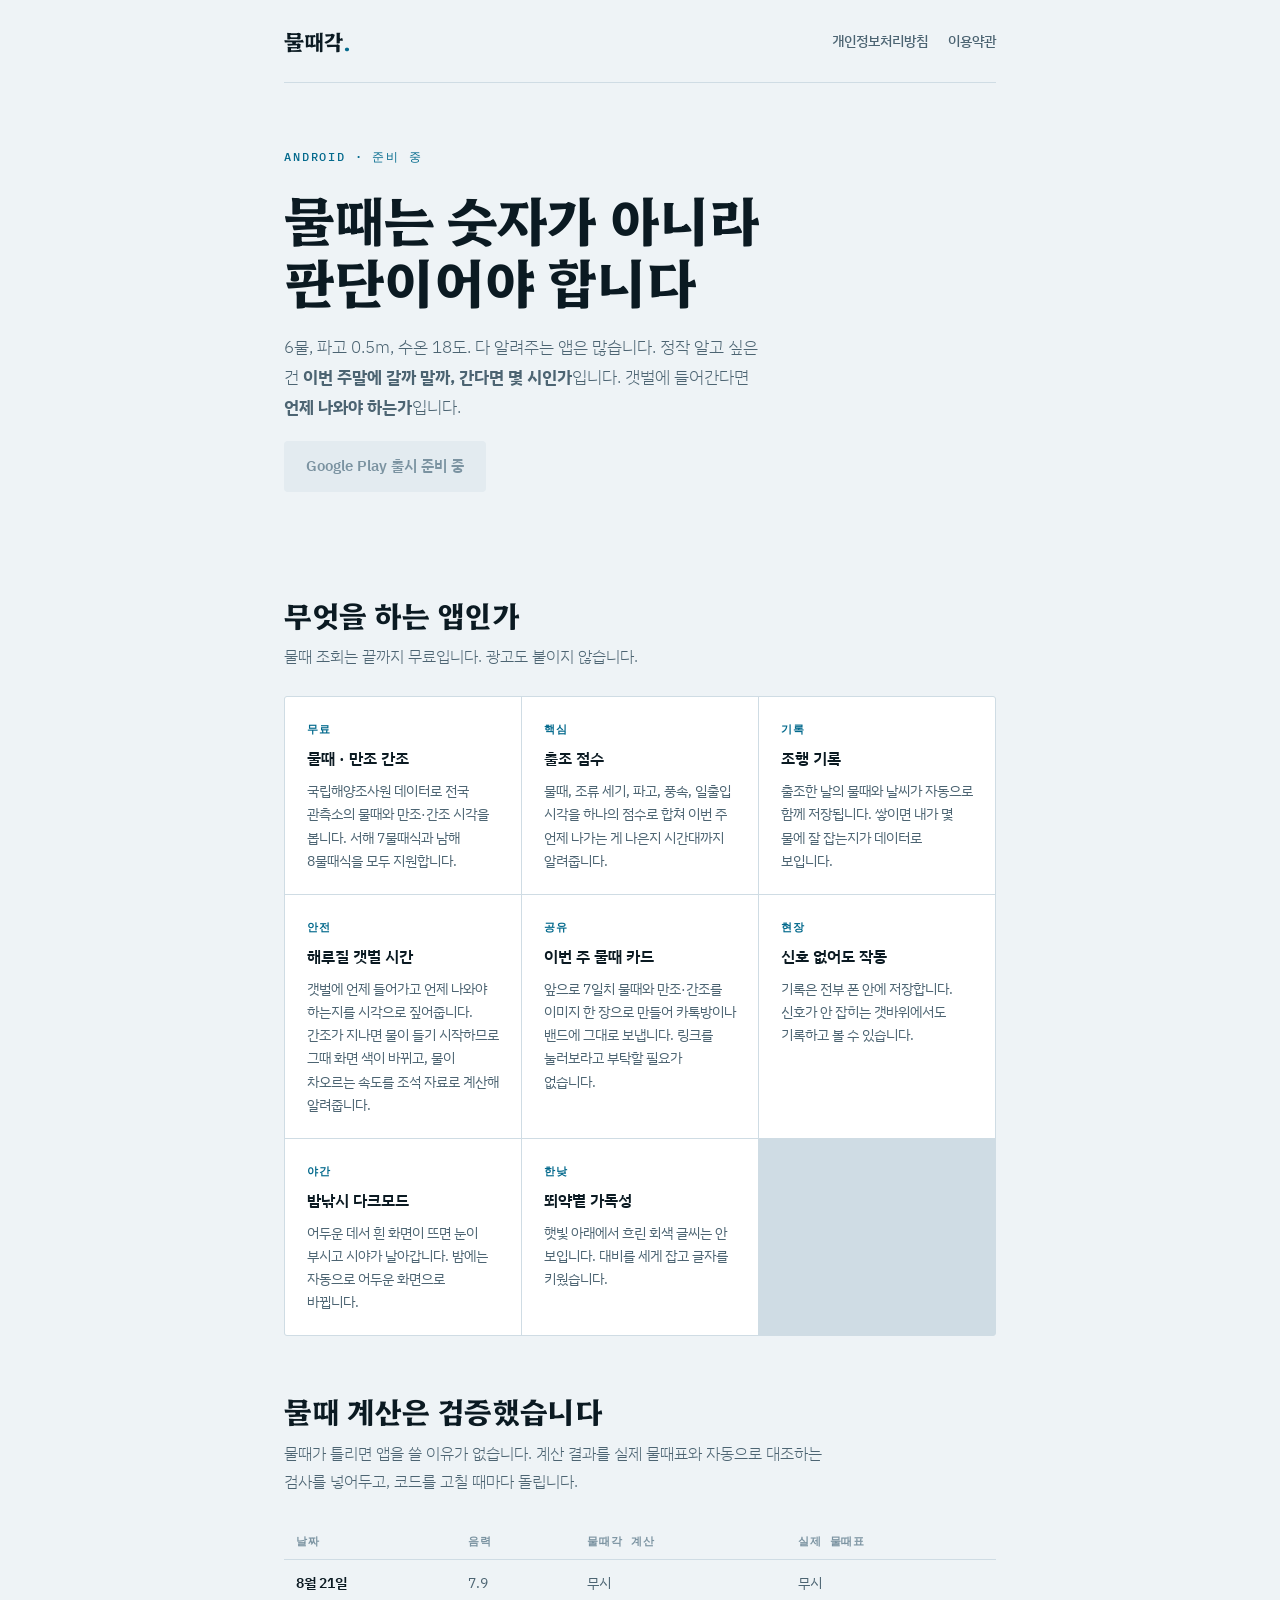
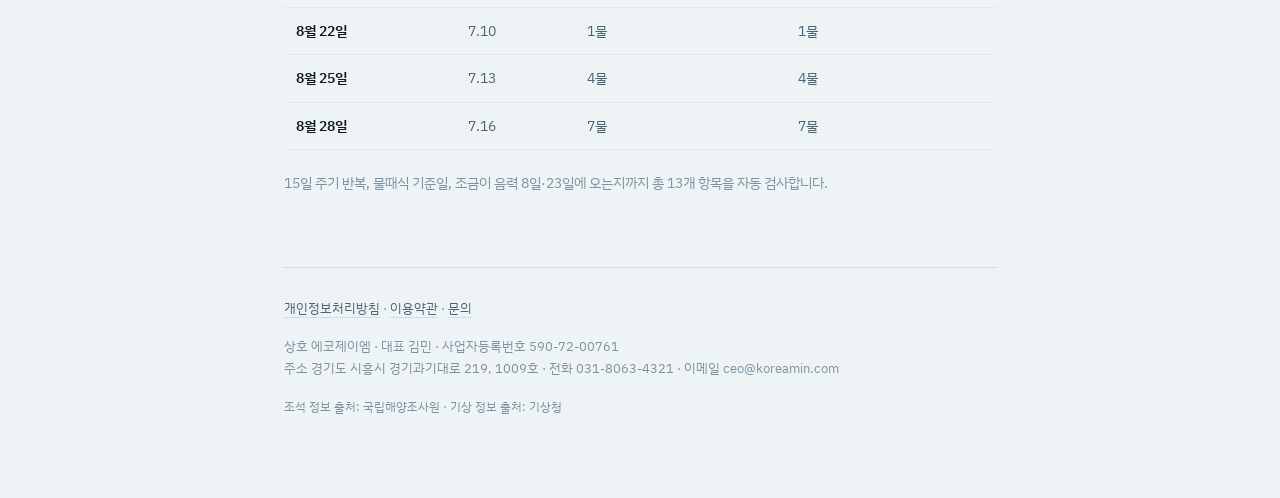
<file: index.html>
<!doctype html>
<html lang="ko">
<head>
<meta charset="utf-8">
<meta name="viewport" content="width=device-width, initial-scale=1">
<title>물때각 — 물때표·조석예보·해루질</title>
<meta name="description" content="물때표와 만조·간조, 갈까 말까 판단하는 출조 점수, 해루질 갯벌 시간까지. 광고 없는 물때 앱.">
<link rel="preconnect" href="https://fonts.googleapis.com">
<link rel="preconnect" href="https://fonts.gstatic.com" crossorigin>
<link rel="stylesheet" href="https://fonts.googleapis.com/css2?family=Hahmlet:wght@500;700&family=IBM+Plex+Sans+KR:wght@300;400;500;600&family=IBM+Plex+Mono:wght@400;500;600&display=swap">
<link rel="stylesheet" href="style.css">
</head>
<body>
<div class="wrap">

  <div class="topbar">
    <a class="brand" href="index.html">물때각<span>.</span></a>
    <nav class="topnav">
      <a href="privacy.html">개인정보처리방침</a>
      <a href="terms.html">이용약관</a>
    </nav>
  </div>

  <div class="hero">
    <div class="eyebrow">Android · 준비 중</div>
    <h1>물때는 숫자가 아니라<br>판단이어야 합니다</h1>
    <p class="lede">
      6물, 파고 0.5m, 수온 18도. 다 알려주는 앱은 많습니다.
      정작 알고 싶은 건 <strong>이번 주말에 갈까 말까, 간다면 몇 시인가</strong>입니다.
      갯벌에 들어간다면 <strong>언제 나와야 하는가</strong>입니다.
    </p>
    <span class="cta pending">Google Play 출시 준비 중</span>
  </div>

  <section>
    <h2>무엇을 하는 앱인가</h2>
    <p class="sec-sub">물때 조회는 끝까지 무료입니다. 광고도 붙이지 않습니다.</p>

    <div class="features">
      <div class="feat">
        <span class="feat-k">무료</span>
        <span class="feat-t">물때 · 만조 간조</span>
        <span class="feat-d">
          국립해양조사원 데이터로 전국 관측소의 물때와 만조·간조 시각을 봅니다.
          서해 7물때식과 남해 8물때식을 모두 지원합니다.
        </span>
      </div>
      <div class="feat">
        <span class="feat-k">핵심</span>
        <span class="feat-t">출조 점수</span>
        <span class="feat-d">
          물때, 조류 세기, 파고, 풍속, 일출입 시각을 하나의 점수로 합쳐
          이번 주 언제 나가는 게 나은지 시간대까지 알려줍니다.
        </span>
      </div>
      <div class="feat">
        <span class="feat-k">기록</span>
        <span class="feat-t">조행 기록</span>
        <span class="feat-d">
          출조한 날의 물때와 날씨가 자동으로 함께 저장됩니다.
          쌓이면 내가 몇 물에 잘 잡는지가 데이터로 보입니다.
        </span>
      </div>
      <div class="feat">
        <span class="feat-k">안전</span>
        <span class="feat-t">해루질 갯벌 시간</span>
        <span class="feat-d">
          갯벌에 언제 들어가고 언제 나와야 하는지를 시각으로 짚어줍니다.
          간조가 지나면 물이 들기 시작하므로 그때 화면 색이 바뀌고,
          물이 차오르는 속도를 조석 자료로 계산해 알려줍니다.
        </span>
      </div>
      <div class="feat">
        <span class="feat-k">공유</span>
        <span class="feat-t">이번 주 물때 카드</span>
        <span class="feat-d">
          앞으로 7일치 물때와 만조·간조를 이미지 한 장으로 만들어
          카톡방이나 밴드에 그대로 보냅니다. 링크를 눌러보라고
          부탁할 필요가 없습니다.
        </span>
      </div>
      <div class="feat">
        <span class="feat-k">현장</span>
        <span class="feat-t">신호 없어도 작동</span>
        <span class="feat-d">
          기록은 전부 폰 안에 저장합니다. 신호가 안 잡히는 갯바위에서도
          기록하고 볼 수 있습니다.
        </span>
      </div>
      <div class="feat">
        <span class="feat-k">야간</span>
        <span class="feat-t">밤낚시 다크모드</span>
        <span class="feat-d">
          어두운 데서 흰 화면이 뜨면 눈이 부시고 시야가 날아갑니다.
          밤에는 자동으로 어두운 화면으로 바뀝니다.
        </span>
      </div>
      <div class="feat">
        <span class="feat-k">한낮</span>
        <span class="feat-t">뙤약볕 가독성</span>
        <span class="feat-d">
          햇빛 아래에서 흐린 회색 글씨는 안 보입니다.
          대비를 세게 잡고 글자를 키웠습니다.
        </span>
      </div>
    </div>
  </section>

  <section>
    <h2>물때 계산은 검증했습니다</h2>
    <p class="sec-sub">
      물때가 틀리면 앱을 쓸 이유가 없습니다. 계산 결과를 실제 물때표와
      자동으로 대조하는 검사를 넣어두고, 코드를 고칠 때마다 돌립니다.
    </p>
    <table>
      <thead>
        <tr><th>날짜</th><th>음력</th><th>물때각 계산</th><th>실제 물때표</th></tr>
      </thead>
      <tbody>
        <tr><td>8월 21일</td><td>7.9</td><td>무시</td><td>무시</td></tr>
        <tr><td>8월 22일</td><td>7.10</td><td>1물</td><td>1물</td></tr>
        <tr><td>8월 25일</td><td>7.13</td><td>4물</td><td>4물</td></tr>
        <tr><td>8월 28일</td><td>7.16</td><td>7물</td><td>7물</td></tr>
      </tbody>
    </table>
    <p style="font-size:13.5px;color:var(--ink-3);margin:0;">
      15일 주기 반복, 물때식 기준일, 조금이 음력 8일·23일에 오는지까지
      총 13개 항목을 자동 검사합니다.
    </p>
  </section>

  <footer>
    <a href="privacy.html">개인정보처리방침</a> ·
    <a href="terms.html">이용약관</a> ·
    <a href="mailto:ceo@koreamin.com">문의</a>

    <div class="biz">
      상호 에코제이엠 ·
      대표 김민 ·
      사업자등록번호 590-72-00761<br>
      주소 경기도 시흥시 경기과기대로 219, 1009호 ·
      전화 031-8063-4321 ·
      이메일 ceo@koreamin.com
    </div>

    <div style="margin-top:16px;font-size:12px;">
      조석 정보 출처: 국립해양조사원 · 기상 정보 출처: 기상청
    </div>
  </footer>

</div>
</body>
</html>
</file>
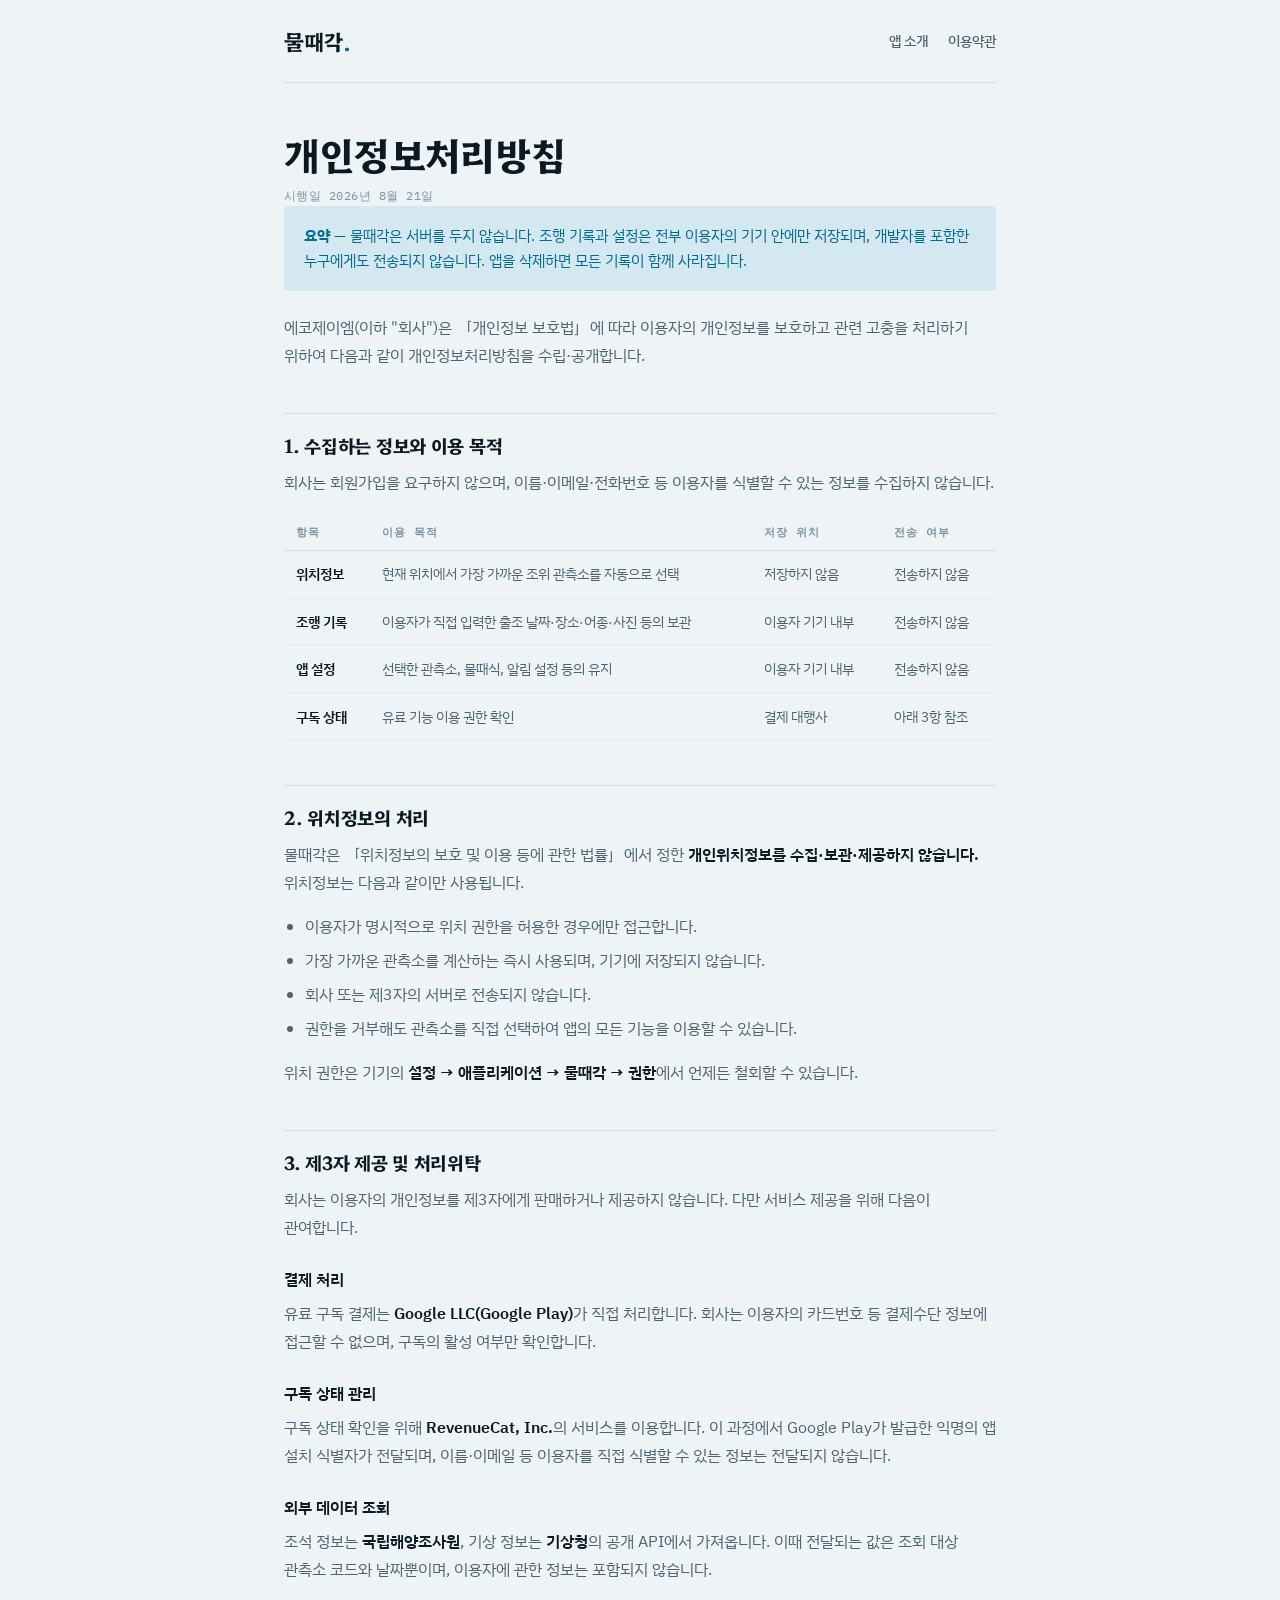
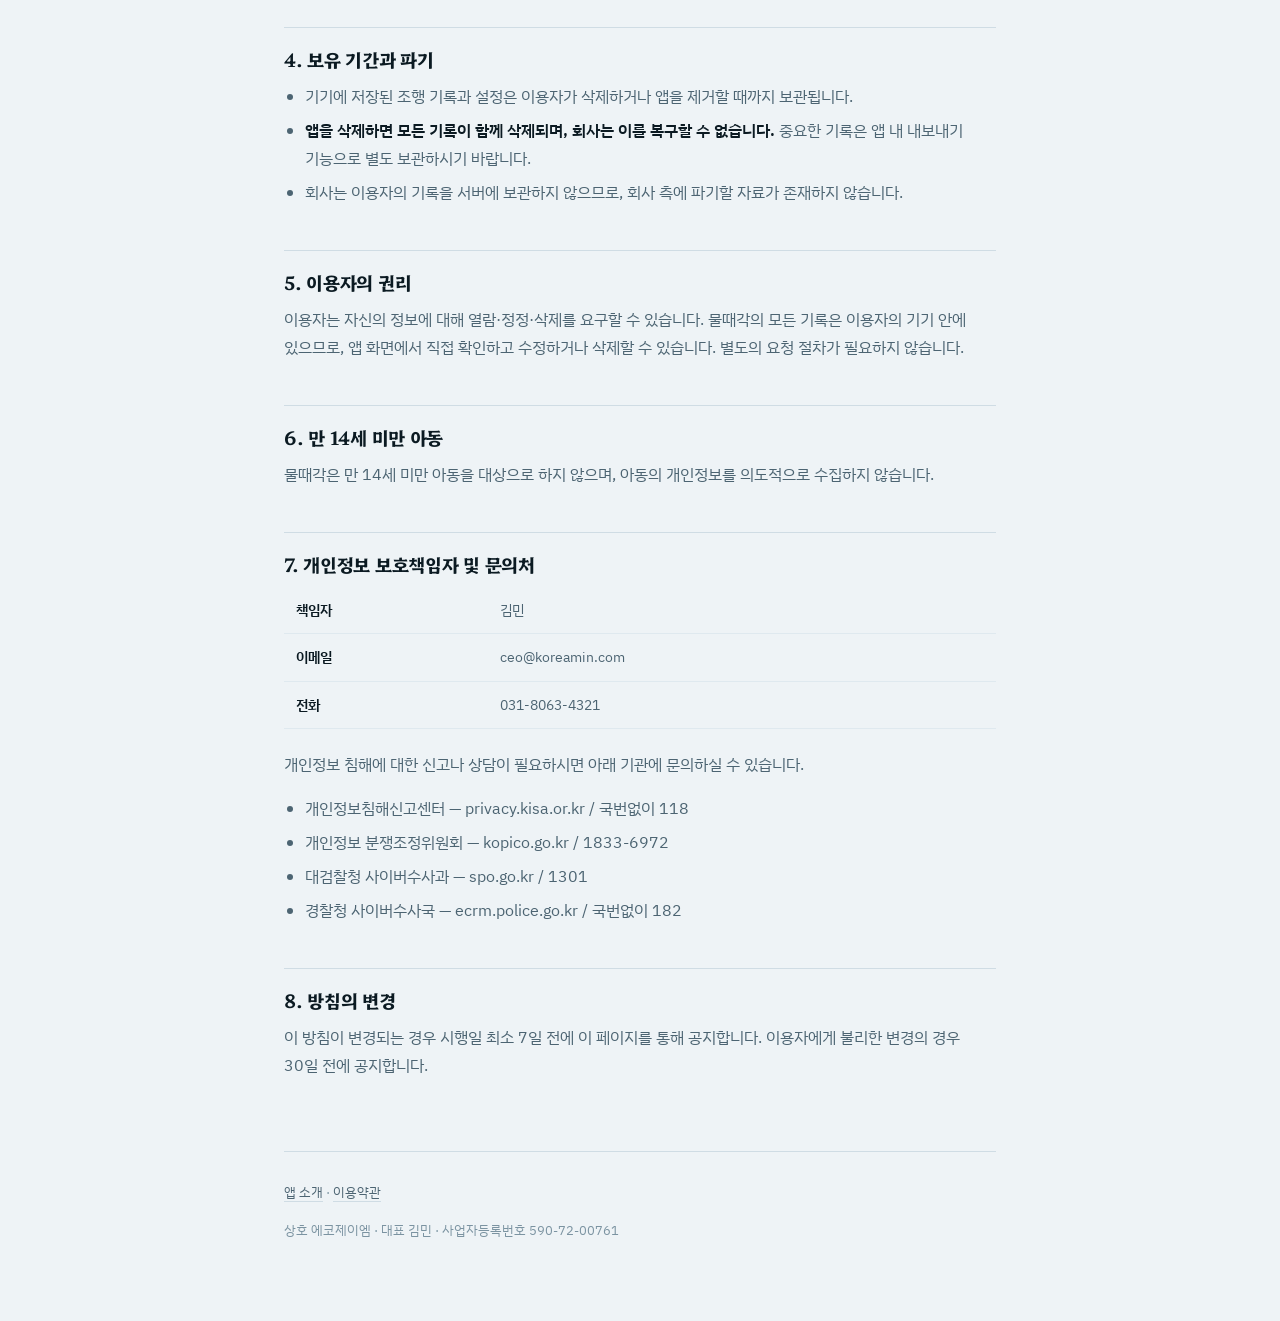
<file: privacy.html>
<!doctype html>
<html lang="ko">
<head>
<meta charset="utf-8">
<meta name="viewport" content="width=device-width, initial-scale=1">
<title>개인정보처리방침 — 물때각</title>
<meta name="description" content="물때각 앱의 개인정보처리방침. 서버를 두지 않고 모든 기록을 기기 안에만 저장합니다.">
<link rel="preconnect" href="https://fonts.googleapis.com">
<link rel="preconnect" href="https://fonts.gstatic.com" crossorigin>
<link rel="stylesheet" href="https://fonts.googleapis.com/css2?family=Hahmlet:wght@500;700&family=IBM+Plex+Sans+KR:wght@300;400;500;600&family=IBM+Plex+Mono:wght@400;500;600&display=swap">
<link rel="stylesheet" href="style.css">
</head>
<body>
<div class="wrap">

  <div class="topbar">
    <a class="brand" href="index.html">물때각<span>.</span></a>
    <nav class="topnav">
      <a href="index.html">앱 소개</a>
      <a href="terms.html">이용약관</a>
    </nav>
  </div>

  <article class="doc">
    <h1>개인정보처리방침</h1>
    <p class="updated">시행일 2026년 8월 21일</p>

    <div class="callout">
      <strong>요약</strong> — 물때각은 서버를 두지 않습니다.
      조행 기록과 설정은 전부 이용자의 기기 안에만 저장되며, 개발자를 포함한
      누구에게도 전송되지 않습니다. 앱을 삭제하면 모든 기록이 함께 사라집니다.
    </div>

    <p>
      에코제이엠(이하 "회사")은 「개인정보 보호법」에 따라
      이용자의 개인정보를 보호하고 관련 고충을 처리하기 위하여 다음과 같이
      개인정보처리방침을 수립·공개합니다.
    </p>

    <h2>1. 수집하는 정보와 이용 목적</h2>

    <p>회사는 회원가입을 요구하지 않으며, 이름·이메일·전화번호 등 이용자를 식별할 수 있는 정보를 수집하지 않습니다.</p>

    <table>
      <thead>
        <tr><th>항목</th><th>이용 목적</th><th>저장 위치</th><th>전송 여부</th></tr>
      </thead>
      <tbody>
        <tr>
          <td>위치정보</td>
          <td>현재 위치에서 가장 가까운 조위 관측소를 자동으로 선택</td>
          <td>저장하지 않음</td>
          <td>전송하지 않음</td>
        </tr>
        <tr>
          <td>조행 기록</td>
          <td>이용자가 직접 입력한 출조 날짜·장소·어종·사진 등의 보관</td>
          <td>이용자 기기 내부</td>
          <td>전송하지 않음</td>
        </tr>
        <tr>
          <td>앱 설정</td>
          <td>선택한 관측소, 물때식, 알림 설정 등의 유지</td>
          <td>이용자 기기 내부</td>
          <td>전송하지 않음</td>
        </tr>
        <tr>
          <td>구독 상태</td>
          <td>유료 기능 이용 권한 확인</td>
          <td>결제 대행사</td>
          <td>아래 3항 참조</td>
        </tr>
      </tbody>
    </table>

    <h2>2. 위치정보의 처리</h2>

    <p>
      물때각은 「위치정보의 보호 및 이용 등에 관한 법률」에서 정한 <strong>개인위치정보를
      수집·보관·제공하지 않습니다.</strong> 위치정보는 다음과 같이만 사용됩니다.
    </p>
    <ul>
      <li>이용자가 명시적으로 위치 권한을 허용한 경우에만 접근합니다.</li>
      <li>가장 가까운 관측소를 계산하는 즉시 사용되며, 기기에 저장되지 않습니다.</li>
      <li>회사 또는 제3자의 서버로 전송되지 않습니다.</li>
      <li>권한을 거부해도 관측소를 직접 선택하여 앱의 모든 기능을 이용할 수 있습니다.</li>
    </ul>
    <p>
      위치 권한은 기기의 <strong>설정 → 애플리케이션 → 물때각 → 권한</strong>에서 언제든 철회할 수 있습니다.
    </p>

    <h2>3. 제3자 제공 및 처리위탁</h2>

    <p>회사는 이용자의 개인정보를 제3자에게 판매하거나 제공하지 않습니다. 다만 서비스 제공을 위해 다음이 관여합니다.</p>

    <h3>결제 처리</h3>
    <p>
      유료 구독 결제는 <strong>Google LLC(Google Play)</strong>가 직접 처리합니다.
      회사는 이용자의 카드번호 등 결제수단 정보에 접근할 수 없으며,
      구독의 활성 여부만 확인합니다.
    </p>

    <h3>구독 상태 관리</h3>
    <p>
      구독 상태 확인을 위해 <strong>RevenueCat, Inc.</strong>의 서비스를 이용합니다.
      이 과정에서 Google Play가 발급한 익명의 앱 설치 식별자가 전달되며,
      이름·이메일 등 이용자를 직접 식별할 수 있는 정보는 전달되지 않습니다.
    </p>

    <h3>외부 데이터 조회</h3>
    <p>
      조석 정보는 <strong>국립해양조사원</strong>, 기상 정보는 <strong>기상청</strong>의
      공개 API에서 가져옵니다. 이때 전달되는 값은 조회 대상 관측소 코드와 날짜뿐이며,
      이용자에 관한 정보는 포함되지 않습니다.
    </p>

    <h2>4. 보유 기간과 파기</h2>
    <ul>
      <li>기기에 저장된 조행 기록과 설정은 이용자가 삭제하거나 앱을 제거할 때까지 보관됩니다.</li>
      <li><strong>앱을 삭제하면 모든 기록이 함께 삭제되며, 회사는 이를 복구할 수 없습니다.</strong>
        중요한 기록은 앱 내 내보내기 기능으로 별도 보관하시기 바랍니다.</li>
      <li>회사는 이용자의 기록을 서버에 보관하지 않으므로, 회사 측에 파기할 자료가 존재하지 않습니다.</li>
    </ul>

    <h2>5. 이용자의 권리</h2>
    <p>
      이용자는 자신의 정보에 대해 열람·정정·삭제를 요구할 수 있습니다.
      물때각의 모든 기록은 이용자의 기기 안에 있으므로, 앱 화면에서 직접
      확인하고 수정하거나 삭제할 수 있습니다. 별도의 요청 절차가 필요하지 않습니다.
    </p>

    <h2>6. 만 14세 미만 아동</h2>
    <p>
      물때각은 만 14세 미만 아동을 대상으로 하지 않으며, 아동의 개인정보를
      의도적으로 수집하지 않습니다.
    </p>

    <h2>7. 개인정보 보호책임자 및 문의처</h2>
    <table>
      <tbody>
        <tr><td>책임자</td><td>김민</td></tr>
        <tr><td>이메일</td><td>ceo@koreamin.com</td></tr>
        <tr><td>전화</td><td>031-8063-4321</td></tr>
      </tbody>
    </table>
    <p>
      개인정보 침해에 대한 신고나 상담이 필요하시면 아래 기관에 문의하실 수 있습니다.
    </p>
    <ul>
      <li>개인정보침해신고센터 — privacy.kisa.or.kr / 국번없이 118</li>
      <li>개인정보 분쟁조정위원회 — kopico.go.kr / 1833-6972</li>
      <li>대검찰청 사이버수사과 — spo.go.kr / 1301</li>
      <li>경찰청 사이버수사국 — ecrm.police.go.kr / 국번없이 182</li>
    </ul>

    <h2>8. 방침의 변경</h2>
    <p>
      이 방침이 변경되는 경우 시행일 최소 7일 전에 이 페이지를 통해 공지합니다.
      이용자에게 불리한 변경의 경우 30일 전에 공지합니다.
    </p>

    <footer>
      <a href="index.html">앱 소개</a> ·
      <a href="terms.html">이용약관</a>
      <div class="biz">
        상호 에코제이엠 ·
        대표 김민 ·
        사업자등록번호 590-72-00761
      </div>
    </footer>
  </article>

</div>
</body>
</html>
</file>
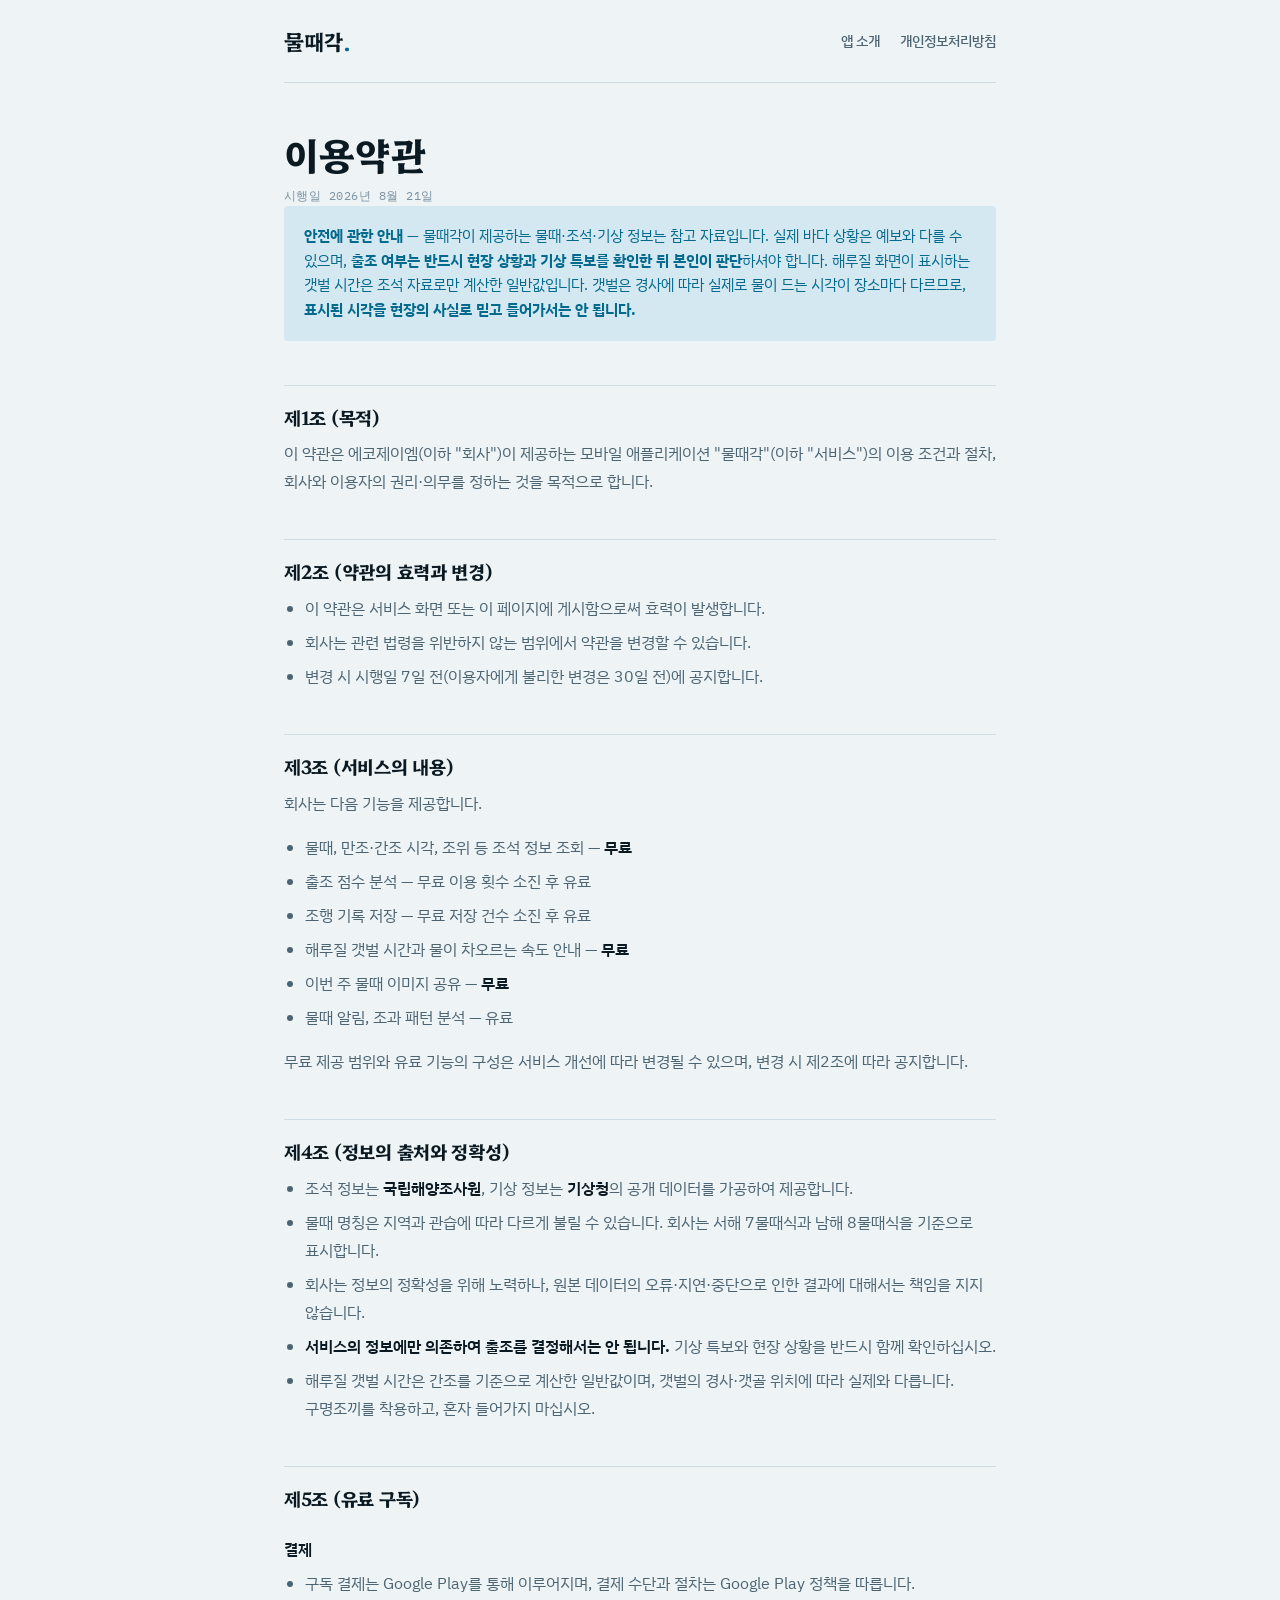
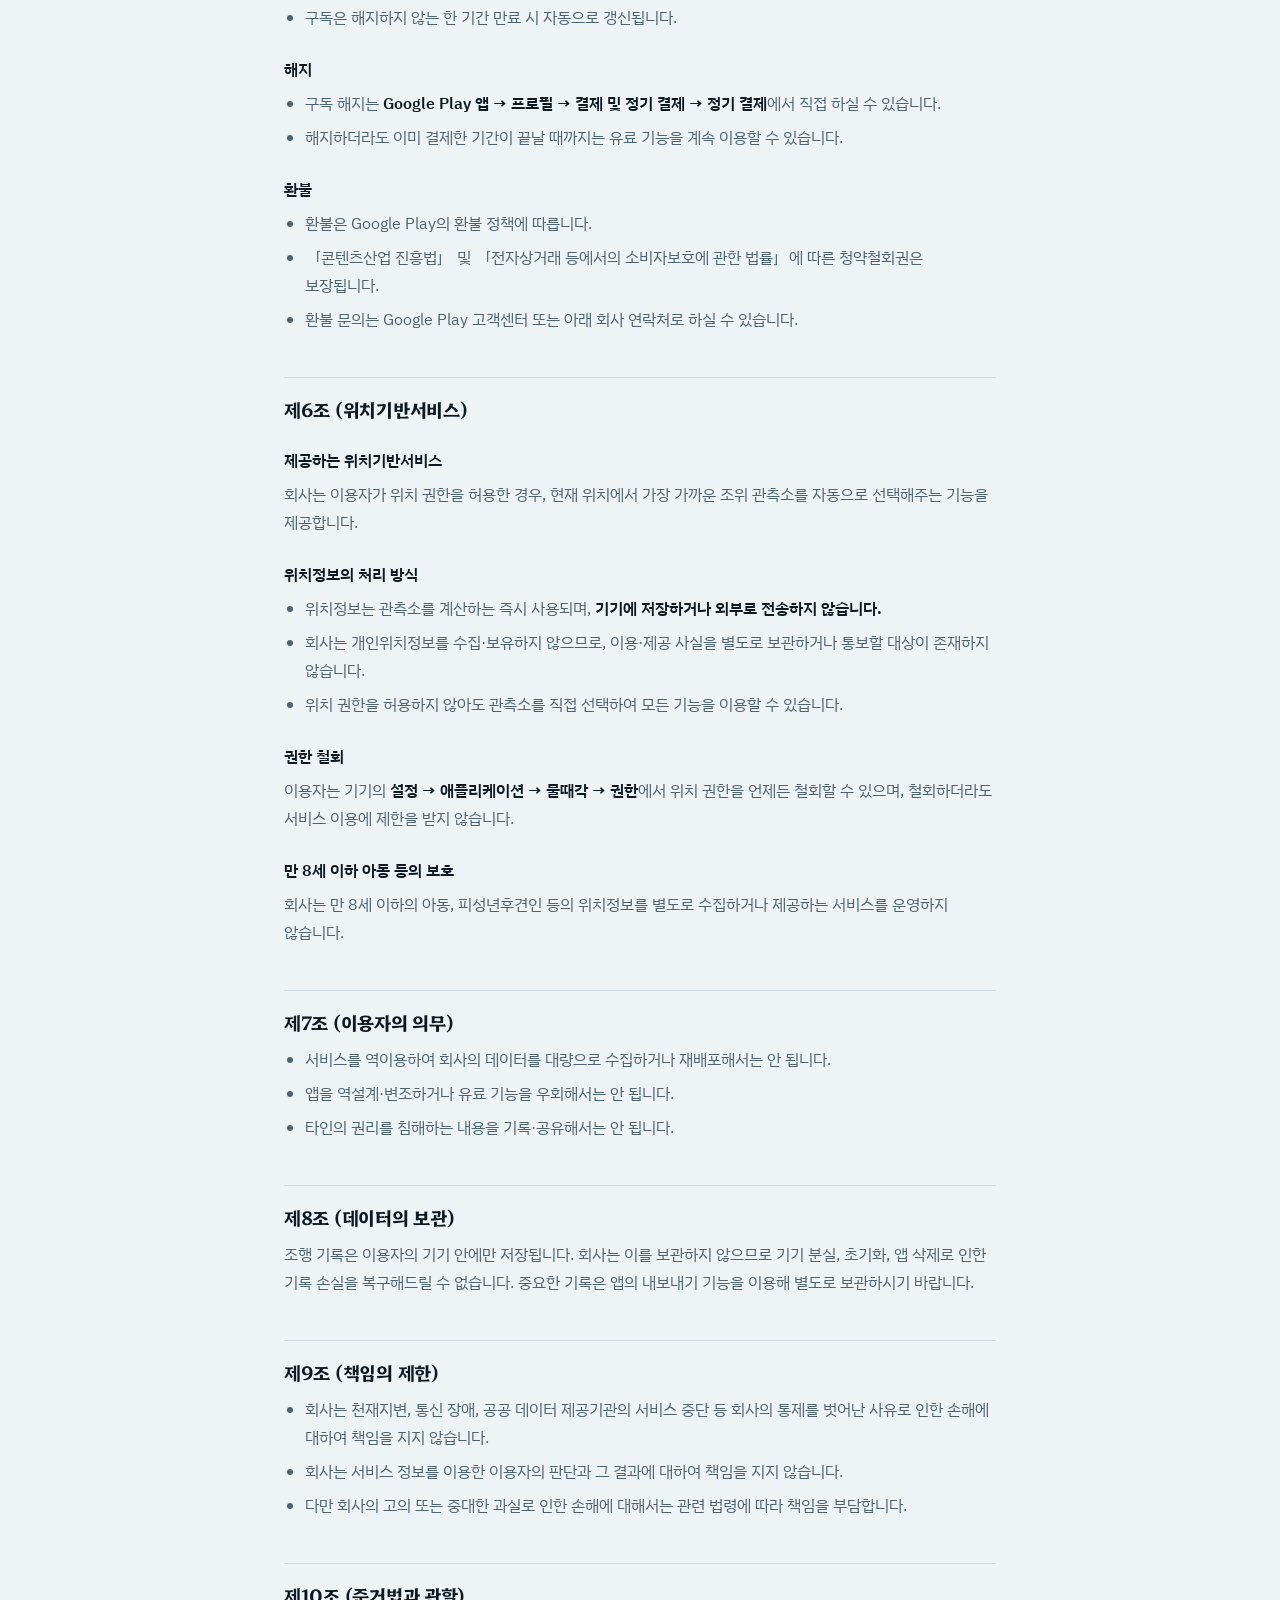
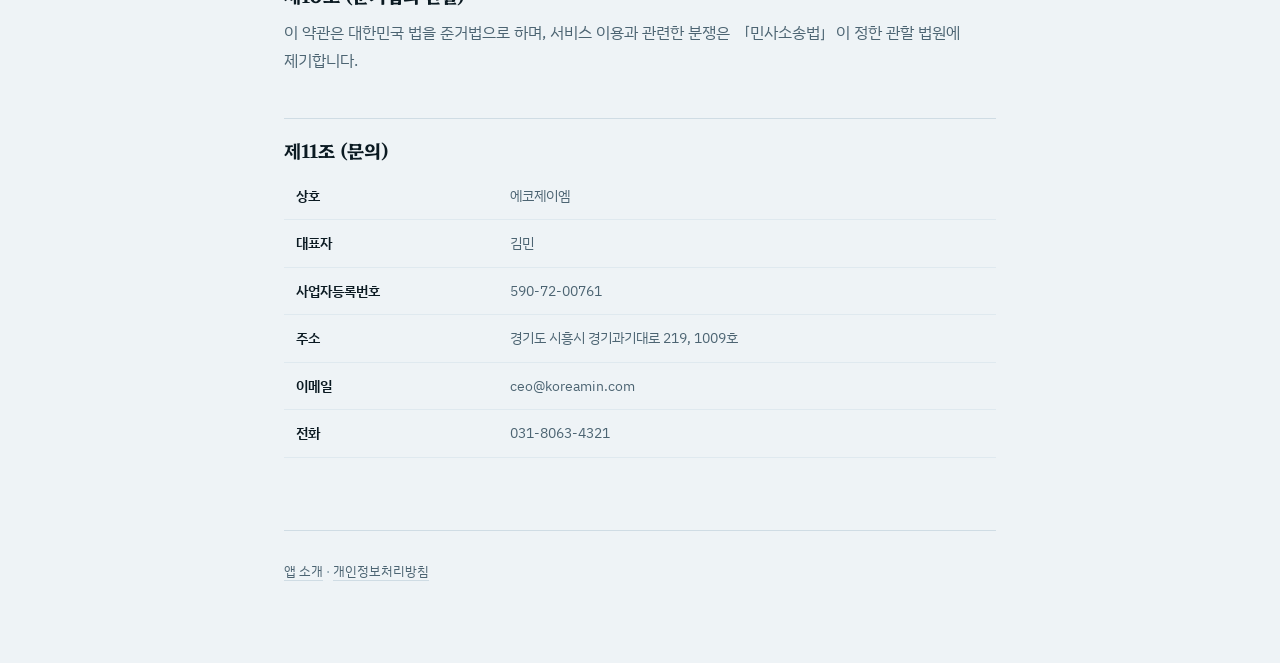
<file: terms.html>
<!doctype html>
<html lang="ko">
<head>
<meta charset="utf-8">
<meta name="viewport" content="width=device-width, initial-scale=1">
<title>이용약관 — 물때각</title>
<meta name="description" content="물때각 앱의 이용약관. 구독 조건, 환불, 데이터 정확성에 관한 안내.">
<link rel="preconnect" href="https://fonts.googleapis.com">
<link rel="preconnect" href="https://fonts.gstatic.com" crossorigin>
<link rel="stylesheet" href="https://fonts.googleapis.com/css2?family=Hahmlet:wght@500;700&family=IBM+Plex+Sans+KR:wght@300;400;500;600&family=IBM+Plex+Mono:wght@400;500;600&display=swap">
<link rel="stylesheet" href="style.css">
</head>
<body>
<div class="wrap">

  <div class="topbar">
    <a class="brand" href="index.html">물때각<span>.</span></a>
    <nav class="topnav">
      <a href="index.html">앱 소개</a>
      <a href="privacy.html">개인정보처리방침</a>
    </nav>
  </div>

  <article class="doc">
    <h1>이용약관</h1>
    <p class="updated">시행일 2026년 8월 21일</p>

    <div class="callout">
      <strong>안전에 관한 안내</strong> — 물때각이 제공하는 물때·조석·기상 정보는
      참고 자료입니다. 실제 바다 상황은 예보와 다를 수 있으며,
      <strong>출조 여부는 반드시 현장 상황과 기상 특보를 확인한 뒤 본인이 판단</strong>하셔야 합니다.
      해루질 화면이 표시하는 갯벌 시간은 조석 자료로만 계산한 일반값입니다.
      갯벌은 경사에 따라 실제로 물이 드는 시각이 장소마다 다르므로,
      <strong>표시된 시각을 현장의 사실로 믿고 들어가서는 안 됩니다.</strong>
    </div>

    <h2>제1조 (목적)</h2>
    <p>
      이 약관은 에코제이엠(이하 "회사")이 제공하는
      모바일 애플리케이션 "물때각"(이하 "서비스")의 이용 조건과 절차,
      회사와 이용자의 권리·의무를 정하는 것을 목적으로 합니다.
    </p>

    <h2>제2조 (약관의 효력과 변경)</h2>
    <ul>
      <li>이 약관은 서비스 화면 또는 이 페이지에 게시함으로써 효력이 발생합니다.</li>
      <li>회사는 관련 법령을 위반하지 않는 범위에서 약관을 변경할 수 있습니다.</li>
      <li>변경 시 시행일 7일 전(이용자에게 불리한 변경은 30일 전)에 공지합니다.</li>
    </ul>

    <h2>제3조 (서비스의 내용)</h2>
    <p>회사는 다음 기능을 제공합니다.</p>
    <ul>
      <li>물때, 만조·간조 시각, 조위 등 조석 정보 조회 — <strong>무료</strong></li>
      <li>출조 점수 분석 — 무료 이용 횟수 소진 후 유료</li>
      <li>조행 기록 저장 — 무료 저장 건수 소진 후 유료</li>
      <li>해루질 갯벌 시간과 물이 차오르는 속도 안내 — <strong>무료</strong></li>
      <li>이번 주 물때 이미지 공유 — <strong>무료</strong></li>
      <li>물때 알림, 조과 패턴 분석 — 유료</li>
    </ul>
    <p>
      무료 제공 범위와 유료 기능의 구성은 서비스 개선에 따라 변경될 수 있으며,
      변경 시 제2조에 따라 공지합니다.
    </p>

    <h2>제4조 (정보의 출처와 정확성)</h2>
    <ul>
      <li>조석 정보는 <strong>국립해양조사원</strong>, 기상 정보는 <strong>기상청</strong>의 공개 데이터를 가공하여 제공합니다.</li>
      <li>물때 명칭은 지역과 관습에 따라 다르게 불릴 수 있습니다. 회사는 서해 7물때식과 남해 8물때식을 기준으로 표시합니다.</li>
      <li>회사는 정보의 정확성을 위해 노력하나, 원본 데이터의 오류·지연·중단으로 인한 결과에 대해서는 책임을 지지 않습니다.</li>
      <li><strong>서비스의 정보에만 의존하여 출조를 결정해서는 안 됩니다.</strong> 기상 특보와 현장 상황을 반드시 함께 확인하십시오.</li>
      <li>해루질 갯벌 시간은 간조를 기준으로 계산한 일반값이며, 갯벌의 경사·갯골 위치에 따라 실제와 다릅니다. 구명조끼를 착용하고, 혼자 들어가지 마십시오.</li>
    </ul>

    <h2>제5조 (유료 구독)</h2>

    <h3>결제</h3>
    <ul>
      <li>구독 결제는 Google Play를 통해 이루어지며, 결제 수단과 절차는 Google Play 정책을 따릅니다.</li>
      <li>구독은 해지하지 않는 한 기간 만료 시 자동으로 갱신됩니다.</li>
    </ul>

    <h3>해지</h3>
    <ul>
      <li>구독 해지는 <strong>Google Play 앱 → 프로필 → 결제 및 정기 결제 → 정기 결제</strong>에서 직접 하실 수 있습니다.</li>
      <li>해지하더라도 이미 결제한 기간이 끝날 때까지는 유료 기능을 계속 이용할 수 있습니다.</li>
    </ul>

    <h3>환불</h3>
    <ul>
      <li>환불은 Google Play의 환불 정책에 따릅니다.</li>
      <li>「콘텐츠산업 진흥법」 및 「전자상거래 등에서의 소비자보호에 관한 법률」에 따른 청약철회권은 보장됩니다.</li>
      <li>환불 문의는 Google Play 고객센터 또는 아래 회사 연락처로 하실 수 있습니다.</li>
    </ul>

    <h2>제6조 (위치기반서비스)</h2>

    <h3>제공하는 위치기반서비스</h3>
    <p>
      회사는 이용자가 위치 권한을 허용한 경우, 현재 위치에서 가장 가까운 조위 관측소를
      자동으로 선택해주는 기능을 제공합니다.
    </p>

    <h3>위치정보의 처리 방식</h3>
    <ul>
      <li>위치정보는 관측소를 계산하는 즉시 사용되며, <strong>기기에 저장하거나 외부로 전송하지 않습니다.</strong></li>
      <li>회사는 개인위치정보를 수집·보유하지 않으므로, 이용·제공 사실을 별도로 보관하거나 통보할 대상이 존재하지 않습니다.</li>
      <li>위치 권한을 허용하지 않아도 관측소를 직접 선택하여 모든 기능을 이용할 수 있습니다.</li>
    </ul>

    <h3>권한 철회</h3>
    <p>
      이용자는 기기의 <strong>설정 → 애플리케이션 → 물때각 → 권한</strong>에서
      위치 권한을 언제든 철회할 수 있으며, 철회하더라도 서비스 이용에 제한을 받지 않습니다.
    </p>

    <h3>만 8세 이하 아동 등의 보호</h3>
    <p>
      회사는 만 8세 이하의 아동, 피성년후견인 등의 위치정보를 별도로 수집하거나
      제공하는 서비스를 운영하지 않습니다.
    </p>

    <h2>제7조 (이용자의 의무)</h2>
    <ul>
      <li>서비스를 역이용하여 회사의 데이터를 대량으로 수집하거나 재배포해서는 안 됩니다.</li>
      <li>앱을 역설계·변조하거나 유료 기능을 우회해서는 안 됩니다.</li>
      <li>타인의 권리를 침해하는 내용을 기록·공유해서는 안 됩니다.</li>
    </ul>

    <h2>제8조 (데이터의 보관)</h2>
    <p>
      조행 기록은 이용자의 기기 안에만 저장됩니다. 회사는 이를 보관하지 않으므로
      기기 분실, 초기화, 앱 삭제로 인한 기록 손실을 복구해드릴 수 없습니다.
      중요한 기록은 앱의 내보내기 기능을 이용해 별도로 보관하시기 바랍니다.
    </p>

    <h2>제9조 (책임의 제한)</h2>
    <ul>
      <li>회사는 천재지변, 통신 장애, 공공 데이터 제공기관의 서비스 중단 등 회사의 통제를 벗어난 사유로 인한 손해에 대하여 책임을 지지 않습니다.</li>
      <li>회사는 서비스 정보를 이용한 이용자의 판단과 그 결과에 대하여 책임을 지지 않습니다.</li>
      <li>다만 회사의 고의 또는 중대한 과실로 인한 손해에 대해서는 관련 법령에 따라 책임을 부담합니다.</li>
    </ul>

    <h2>제10조 (준거법과 관할)</h2>
    <p>
      이 약관은 대한민국 법을 준거법으로 하며, 서비스 이용과 관련한 분쟁은
      「민사소송법」이 정한 관할 법원에 제기합니다.
    </p>

    <h2>제11조 (문의)</h2>
    <table>
      <tbody>
        <tr><td>상호</td><td>에코제이엠</td></tr>
        <tr><td>대표자</td><td>김민</td></tr>
        <tr><td>사업자등록번호</td><td>590-72-00761</td></tr>
        <tr><td>주소</td><td>경기도 시흥시 경기과기대로 219, 1009호</td></tr>
        <tr><td>이메일</td><td>ceo@koreamin.com</td></tr>
        <tr><td>전화</td><td>031-8063-4321</td></tr>
      </tbody>
    </table>

    <footer>
      <a href="index.html">앱 소개</a> ·
      <a href="privacy.html">개인정보처리방침</a>
    </footer>
  </article>

</div>
</body>
</html>
</file>
<file: style.css>
/* 출조 — 앱 소개 사이트
   앱과 같은 색을 씁니다. 제품과 웹이 한 세계에 있도록. */

:root {
  --ground: #eef3f6;
  --surface: #ffffff;
  --surface-2: #e3ebf0;
  --line: #cfdce4;
  --line-soft: #dfe9ef;

  --ink: #0b1a22;
  --ink-2: #4c6472;
  --ink-3: #7b93a1;

  --accent: #046a8d;
  --accent-soft: #d3e8f1;
  --on-accent: #ffffff;

  --rise: #0f6e4f;

  --f-display: "Hahmlet", "Nanum Myeongjo", Georgia, serif;
  --f-body: "IBM Plex Sans KR", "Malgun Gothic", system-ui, sans-serif;
  --f-mono: "IBM Plex Mono", "D2Coding", ui-monospace, monospace;
}

@media (prefers-color-scheme: dark) {
  :root {
    --ground: #07141a;
    --surface: #0e2028;
    --surface-2: #16303a;
    --line: #1e3b47;
    --line-soft: #172f39;

    --ink: #e8f1f5;
    --ink-2: #9db6c2;
    --ink-3: #6c8794;

    --accent: #3fb6de;
    --accent-soft: #0f3341;
    --on-accent: #04161d;

    --rise: #48c795;
  }
}

* { box-sizing: border-box; }

html { scroll-behavior: smooth; }

body {
  margin: 0;
  background: var(--ground);
  color: var(--ink);
  font-family: var(--f-body);
  font-size: 16px;
  line-height: 1.75;
  -webkit-font-smoothing: antialiased;
  word-break: keep-all;
}

.wrap { max-width: 760px; margin: 0 auto; padding: 0 24px 80px; }

/* ── 상단 바 ─────────────────────────── */
.topbar {
  display: flex;
  align-items: center;
  justify-content: space-between;
  gap: 16px;
  padding: 22px 0;
  border-bottom: 1px solid var(--line);
  flex-wrap: wrap;
}
.brand {
  font-family: var(--f-display);
  font-size: 1.35rem;
  font-weight: 700;
  letter-spacing: -0.02em;
  color: var(--ink);
  text-decoration: none;
}
.brand span { color: var(--accent); }
.topnav { display: flex; gap: 20px; }
.topnav a {
  font-size: 14px;
  font-weight: 500;
  color: var(--ink-2);
  text-decoration: none;
}
.topnav a:hover, .topnav a:focus-visible { color: var(--accent); }

/* ── 히어로 ──────────────────────────── */
.hero { padding: 64px 0 48px; display: flex; flex-direction: column; gap: 20px; }
.eyebrow {
  font-family: var(--f-mono);
  font-size: 11.5px;
  font-weight: 500;
  letter-spacing: 0.16em;
  text-transform: uppercase;
  color: var(--accent);
}
h1 {
  font-family: var(--f-display);
  font-weight: 700;
  font-size: clamp(2.2rem, 6.5vw, 3.4rem);
  line-height: 1.15;
  letter-spacing: -0.02em;
  margin: 0;
  text-wrap: balance;
}
.lede {
  font-size: 1.0625rem;
  font-weight: 300;
  color: var(--ink-2);
  max-width: 48ch;
  margin: 0;
}

.cta {
  display: inline-flex;
  align-items: center;
  gap: 8px;
  align-self: flex-start;
  background: var(--accent);
  color: var(--on-accent);
  font-weight: 600;
  font-size: 15px;
  padding: 12px 22px;
  border-radius: 4px;
  text-decoration: none;
}
.cta:hover, .cta:focus-visible { opacity: 0.9; }
.cta.pending { background: var(--surface-2); color: var(--ink-3); cursor: default; }

/* ── 기능 ────────────────────────────── */
h2 {
  font-family: var(--f-display);
  font-weight: 700;
  font-size: clamp(1.4rem, 3.4vw, 1.85rem);
  letter-spacing: -0.015em;
  line-height: 1.3;
  margin: 0 0 8px;
  text-wrap: balance;
}
section { padding-top: 56px; }
.sec-sub { color: var(--ink-2); font-weight: 300; margin: 0 0 26px; max-width: 56ch; }

.features {
  display: grid;
  gap: 1px;
  background: var(--line);
  border: 1px solid var(--line);
  border-radius: 3px;
  overflow: hidden;
  grid-template-columns: repeat(auto-fit, minmax(230px, 1fr));
}
.feat {
  background: var(--surface);
  padding: 22px;
  display: flex;
  flex-direction: column;
  gap: 7px;
}
.feat-k {
  font-family: var(--f-mono);
  font-size: 10.5px;
  font-weight: 600;
  letter-spacing: 0.1em;
  text-transform: uppercase;
  color: var(--accent);
}
.feat-t { font-weight: 600; font-size: 1rem; }
.feat-d { font-size: 14px; color: var(--ink-2); line-height: 1.65; }

/* ── 문서 본문 (약관·방침) ───────────── */
.doc { padding-top: 48px; }
.doc h1 { font-size: clamp(1.8rem, 5vw, 2.4rem); }
.doc .updated {
  font-family: var(--f-mono);
  font-size: 12px;
  color: var(--ink-3);
  letter-spacing: 0.04em;
  margin: 10px 0 0;
}
.doc h2 {
  font-size: 1.15rem;
  margin: 44px 0 10px;
  padding-top: 20px;
  border-top: 1px solid var(--line);
}
.doc h3 { font-size: 1rem; font-weight: 600; margin: 24px 0 6px; font-family: var(--f-body); }
.doc p { margin: 0 0 1em; color: var(--ink-2); }
.doc ul { margin: 0 0 1em; padding-left: 1.3em; color: var(--ink-2); }
.doc li { margin-bottom: 6px; }
.doc strong { color: var(--ink); font-weight: 600; }

.callout {
  background: var(--accent-soft);
  border-radius: 4px;
  padding: 18px 20px;
  margin: 0 0 1.5em;
  color: var(--accent);
  font-size: 14.5px;
  line-height: 1.7;
}
.callout strong { color: var(--accent); font-weight: 700; }

.fill {
  background: #ffe9a8;
  color: #5a4200;
  padding: 1px 7px;
  border-radius: 3px;
  font-family: var(--f-mono);
  font-size: 13px;
  font-weight: 600;
}
@media (prefers-color-scheme: dark) {
  .fill { background: #4a3a05; color: #ffd970; }
}

table {
  border-collapse: collapse;
  width: 100%;
  font-size: 14px;
  margin: 0 0 1.5em;
}
th {
  text-align: left;
  font-family: var(--f-mono);
  font-size: 10.5px;
  letter-spacing: 0.09em;
  text-transform: uppercase;
  color: var(--ink-3);
  font-weight: 600;
  padding: 10px 12px;
  border-bottom: 1px solid var(--line);
}
td {
  padding: 11px 12px;
  border-bottom: 1px solid var(--line-soft);
  color: var(--ink-2);
  vertical-align: top;
}
td:first-child { color: var(--ink); font-weight: 600; white-space: nowrap; }

/* ── 푸터 ────────────────────────────── */
footer {
  margin-top: 72px;
  padding-top: 28px;
  border-top: 1px solid var(--line);
  font-size: 13px;
  color: var(--ink-3);
  line-height: 1.9;
}
footer a { color: var(--ink-2); text-decoration: none; border-bottom: 1px solid var(--line); }
footer a:hover, footer a:focus-visible { color: var(--accent); border-bottom-color: var(--accent); }
.biz { margin-top: 14px; font-size: 12.5px; line-height: 1.8; }

:focus-visible { outline: 2px solid var(--accent); outline-offset: 2px; }
</file>
